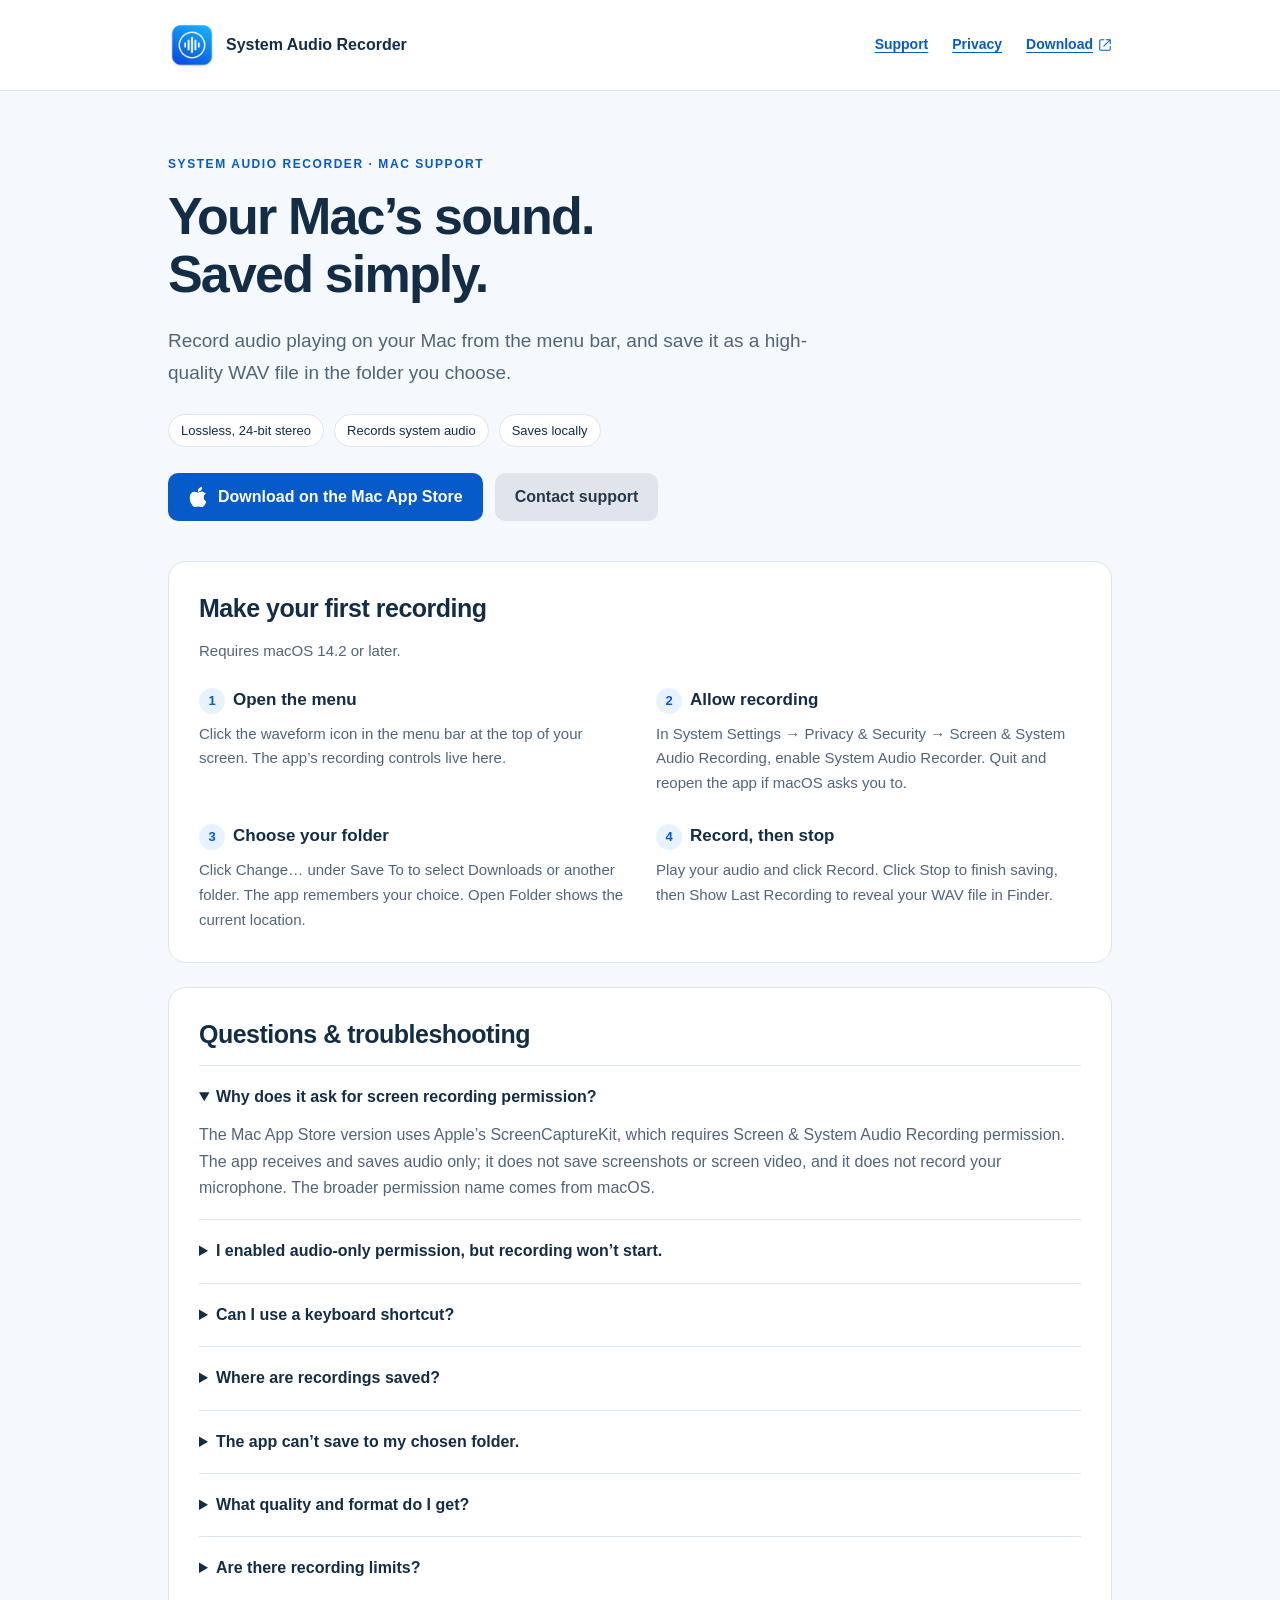
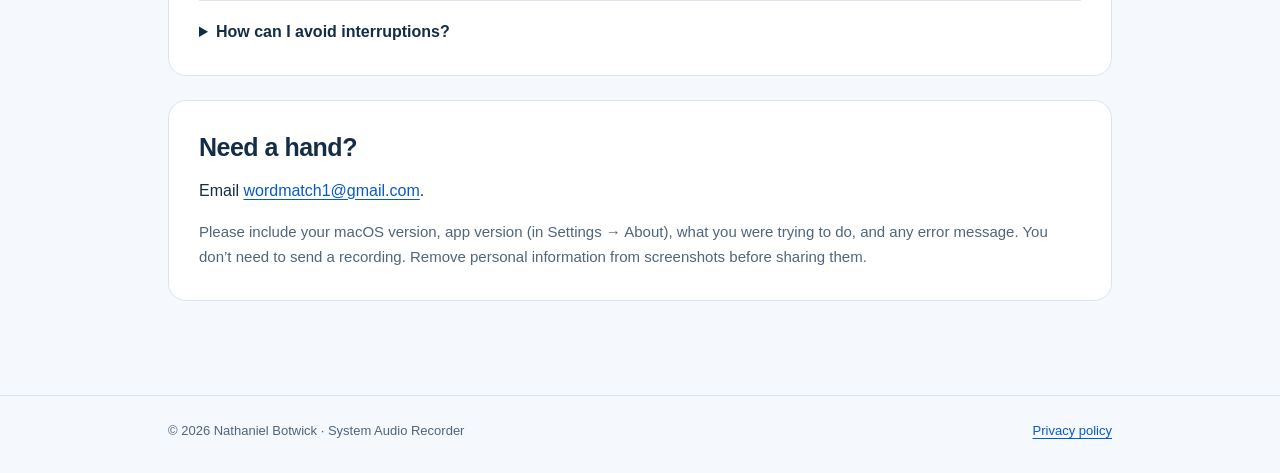
<file: index.html>
<!doctype html>
<html lang="en">
<head>
<meta charset="utf-8"><meta name="viewport" content="width=device-width, initial-scale=1">
<title>System Audio Recorder — Support</title>
<meta name="description" content="Help with System Audio Recorder for Mac. Learn how to record system audio, grant permissions, save WAV files, and contact support.">
<link rel="icon" type="image/png" href="app-icon.png"><link rel="stylesheet" href="styles.css?v=download-design-2">
</head>
<body>
<header><div class="wrap"><nav aria-label="Main navigation"><a class="brand" href="index.html"><img src="app-icon.png" width="48" height="48" alt="">System Audio Recorder</a><div class="links"><a href="index.html" aria-current="page">Support</a><a href="privacy.html">Privacy</a><a class="download-link" href="https://apps.apple.com/us/app/system-audio-capture/id6825060636" aria-label="Download from the Mac App Store (external site)">Download <svg aria-hidden="true" focusable="false" width="14" height="14" viewBox="0 0 24 24" fill="none" stroke="currentColor" stroke-width="1.8" stroke-linecap="round" stroke-linejoin="round"><path d="M14 3h7v7M21 3l-11 11M10 3H5a2 2 0 0 0-2 2v14a2 2 0 0 0 2 2h14a2 2 0 0 0 2-2v-5"/></svg></a></div></nav></div></header>
<main><div class="wrap">

<section class="hero"><p class="eyebrow">System Audio Recorder · Mac support</p><h1>Your Mac’s sound.<br>Saved simply.</h1><p class="lead">Record audio playing on your Mac from the menu bar, and save it as a high-quality WAV file in the folder you choose.</p><div class="tags"><span>Lossless, 24-bit stereo</span><span>Records system audio</span><span>Saves locally</span></div><div class="actions"><a class="button button-download" href="https://apps.apple.com/us/app/system-audio-capture/id6825060636"><img src="apple.svg" width="20" height="20" alt="" aria-hidden="true">Download on the Mac App Store</a><a class="button button-secondary" href="mailto:wordmatch1@gmail.com?subject=System%20Audio%20Recorder%20Support">Contact support</a></div></section>
<section class="panel" aria-labelledby="start"><h2 id="start">Make your first recording</h2><p class="note">Requires macOS 14.2 or later.</p><ol class="steps"><li><h3>Open the menu</h3><p>Click the waveform icon in the menu bar at the top of your screen. The app’s recording controls live here.</p></li><li><h3>Allow recording</h3><p>In System Settings → Privacy &amp; Security → Screen &amp; System Audio Recording, enable System Audio Recorder. Quit and reopen the app if macOS asks you to.</p></li><li><h3>Choose your folder</h3><p>Click Change… under Save To to select Downloads or another folder. The app remembers your choice. Open Folder shows the current location.</p></li><li><h3>Record, then stop</h3><p>Play your audio and click Record. Click Stop to finish saving, then Show Last Recording to reveal your WAV file in Finder.</p></li></ol></section>
<section class="panel" aria-labelledby="questions"><h2 id="questions">Questions &amp; troubleshooting</h2>
<details open><summary>Why does it ask for screen recording permission?</summary><p>The Mac App Store version uses Apple’s ScreenCaptureKit, which requires Screen &amp; System Audio Recording permission. The app receives and saves audio only; it does not save screenshots or screen video, and it does not record your microphone. The broader permission name comes from macOS.</p></details>
<details><summary>I enabled audio-only permission, but recording won’t start.</summary><p>For the Mac App Store version, enable the app in the Screen &amp; System Audio Recording section. The separate System Audio Recording Only setting is not sufficient for this version. Quit and reopen the app after changing permissions, then try a short recording.</p></details>
<details><summary>Can I use a keyboard shortcut?</summary><p>Yes. The default is Control–Option–Command–R to start or stop recording. Open Settings from the app menu, then Shortcuts to customize or disable it. If the shortcut is unavailable, choose another combination that isn’t used by another app.</p></details>
<details><summary>Where are recordings saved?</summary><p>Recordings go to the folder shown under Save To. Before you choose a folder, the app uses its own storage on your Mac. Click Open Folder to find it. Choosing a different folder affects future recordings; it does not move existing files.</p></details>
<details><summary>The app can’t save to my chosen folder.</summary><p>Check available disk space and make sure any external drive is connected. Click Change… and select the folder again to renew access. If the problem continues, contact support with the exact error message.</p></details>
<details><summary>What quality and format do I get?</summary><p>The Mac App Store version saves uncompressed 48 kHz, 24-bit stereo WAV files. There is no lossy encoding. The original audio source still determines the available detail; recording cannot restore quality already lost in a compressed source.</p></details>
<details><summary>Are there recording limits?</summary><p>At 48 kHz, audio uses about 17 MB per minute. A recording stops near 3.84 GB, about 3 hours and 42 minutes at that sample rate. Start another recording to continue. Recordings can include system sounds and notifications. Some protected content may not be capturable.</p></details>
<details><summary>How can I avoid interruptions?</summary><p>Make a short test recording before an important session. Stop before changing audio devices or closing your Mac’s lid. The app prevents ordinary idle sleep while recording, but forced sleep, power loss, and Force Quit can interrupt saving. Use Stop and let the file finish saving before shutting down.</p></details>
</section>
<section class="panel contact" aria-labelledby="contact"><h2 id="contact">Need a hand?</h2><p>Email <a href="mailto:wordmatch1@gmail.com?subject=System%20Audio%20Recorder%20Support">wordmatch1@gmail.com</a>.</p><p class="note">Please include your macOS version, app version (in Settings → About), what you were trying to do, and any error message. You don’t need to send a recording. Remove personal information from screenshots before sharing them.</p></section>
</div></main>
<footer><div class="wrap"><span>© 2026 Nathaniel Botwick · System Audio Recorder</span><a href="privacy.html">Privacy policy</a></div></footer>
</body></html>
</file>
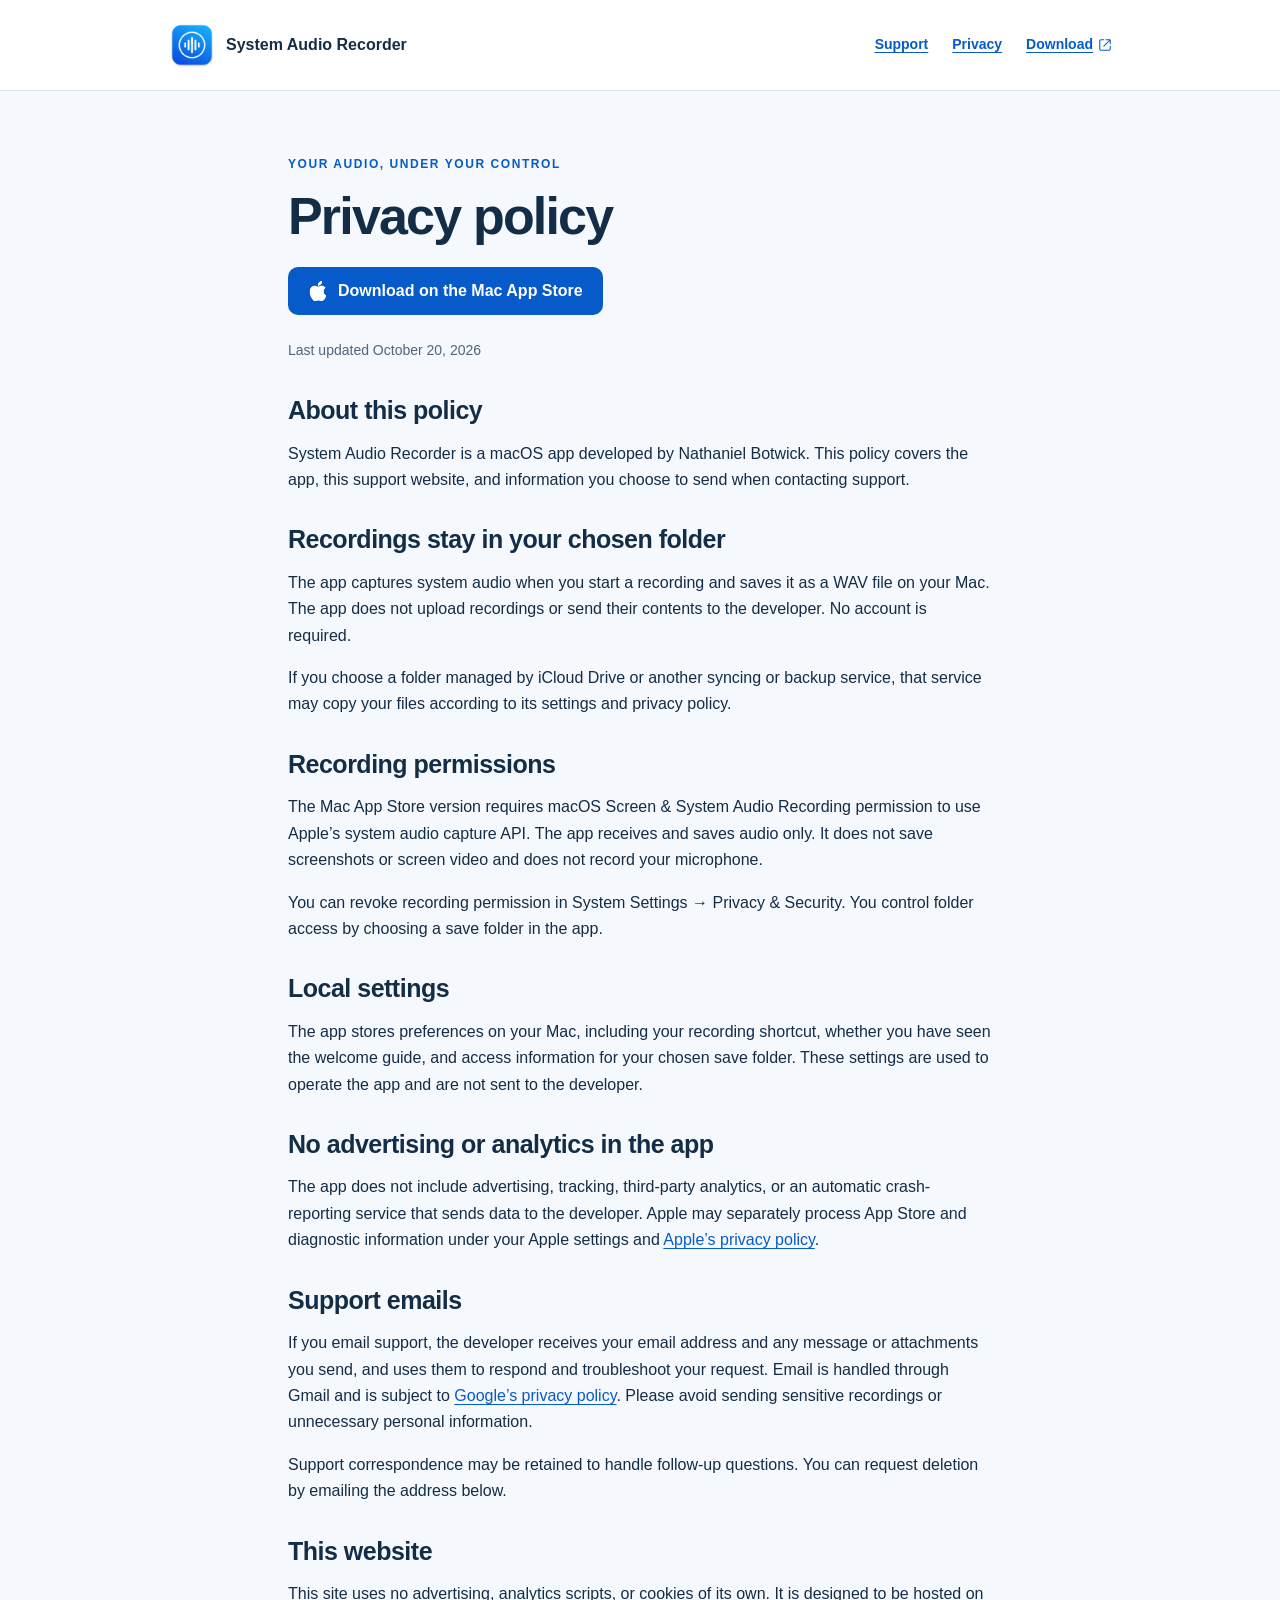
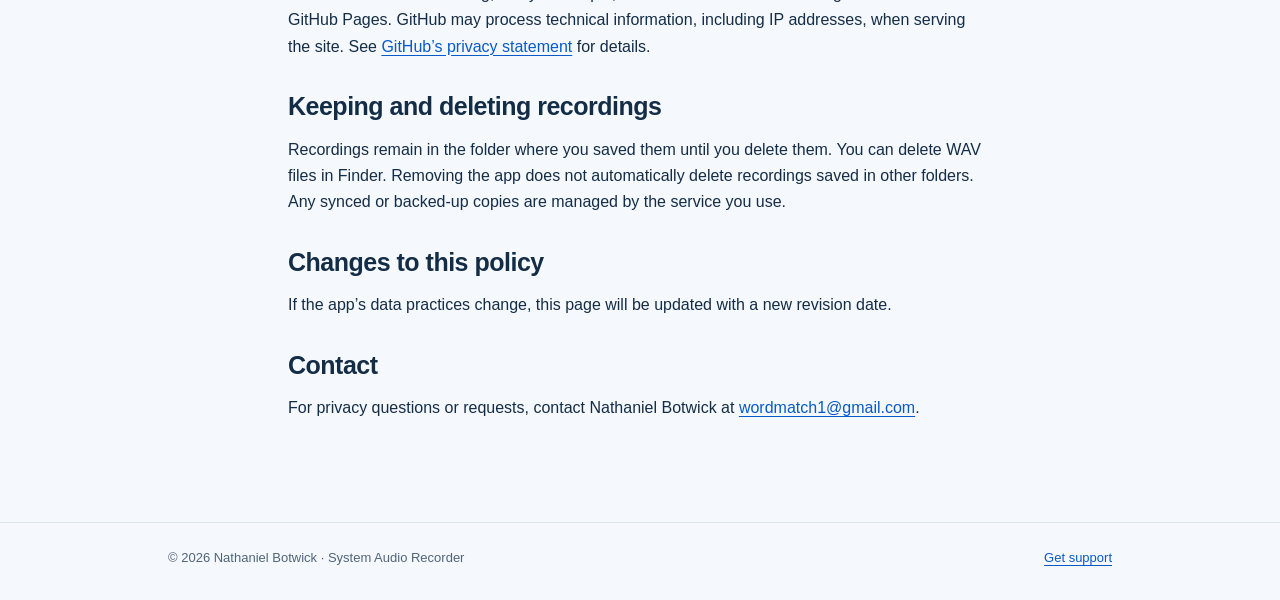
<file: privacy.html>
<!doctype html>
<html lang="en">
<head><meta charset="utf-8"><meta name="viewport" content="width=device-width, initial-scale=1"><title>Privacy Policy — System Audio Recorder</title><meta name="description" content="How System Audio Recorder handles recordings, permissions, local preferences, and support emails."><link rel="icon" type="image/png" href="app-icon.png"><link rel="stylesheet" href="styles.css?v=download-design-2"></head>
<body>
<header><div class="wrap"><nav aria-label="Main navigation"><a class="brand" href="index.html"><img src="app-icon.png" width="48" height="48" alt="">System Audio Recorder</a><div class="links"><a href="index.html">Support</a><a href="privacy.html" aria-current="page">Privacy</a><a class="download-link" href="https://apps.apple.com/us/app/system-audio-capture/id6825060636" aria-label="Download from the Mac App Store (external site)">Download <svg aria-hidden="true" focusable="false" width="14" height="14" viewBox="0 0 24 24" fill="none" stroke="currentColor" stroke-width="1.8" stroke-linecap="round" stroke-linejoin="round"><path d="M14 3h7v7M21 3l-11 11M10 3H5a2 2 0 0 0-2 2v14a2 2 0 0 0 2 2h14a2 2 0 0 0 2-2v-5"/></svg></a></div></nav></div></header>
<main><article class="wrap policy">
<p class="eyebrow">Your audio, under your control</p><h1>Privacy policy</h1><div class="actions policy-download"><a class="button button-download" href="https://apps.apple.com/us/app/system-audio-capture/id6825060636"><img src="apple.svg" width="20" height="20" alt="" aria-hidden="true">Download on the Mac App Store</a></div><p class="date">Last updated October 20, 2026</p>
<section><h2>About this policy</h2><p>System Audio Recorder is a macOS app developed by Nathaniel Botwick. This policy covers the app, this support website, and information you choose to send when contacting support.</p></section>
<section><h2>Recordings stay in your chosen folder</h2><p>The app captures system audio when you start a recording and saves it as a WAV file on your Mac. The app does not upload recordings or send their contents to the developer. No account is required.</p><p>If you choose a folder managed by iCloud Drive or another syncing or backup service, that service may copy your files according to its settings and privacy policy.</p></section>
<section><h2>Recording permissions</h2><p>The Mac App Store version requires macOS Screen &amp; System Audio Recording permission to use Apple’s system audio capture API. The app receives and saves audio only. It does not save screenshots or screen video and does not record your microphone.</p><p>You can revoke recording permission in System Settings → Privacy &amp; Security. You control folder access by choosing a save folder in the app.</p></section>
<section><h2>Local settings</h2><p>The app stores preferences on your Mac, including your recording shortcut, whether you have seen the welcome guide, and access information for your chosen save folder. These settings are used to operate the app and are not sent to the developer.</p></section>
<section><h2>No advertising or analytics in the app</h2><p>The app does not include advertising, tracking, third-party analytics, or an automatic crash-reporting service that sends data to the developer. Apple may separately process App Store and diagnostic information under your Apple settings and <a href="https://www.apple.com/legal/privacy/">Apple’s privacy policy</a>.</p></section>
<section><h2>Support emails</h2><p>If you email support, the developer receives your email address and any message or attachments you send, and uses them to respond and troubleshoot your request. Email is handled through Gmail and is subject to <a href="https://policies.google.com/privacy">Google’s privacy policy</a>. Please avoid sending sensitive recordings or unnecessary personal information.</p><p>Support correspondence may be retained to handle follow-up questions. You can request deletion by emailing the address below.</p></section>
<section><h2>This website</h2><p>This site uses no advertising, analytics scripts, or cookies of its own. It is designed to be hosted on GitHub Pages. GitHub may process technical information, including IP addresses, when serving the site. See <a href="https://docs.github.com/en/site-policy/privacy-policies/github-general-privacy-statement">GitHub’s privacy statement</a> for details.</p></section>
<section><h2>Keeping and deleting recordings</h2><p>Recordings remain in the folder where you saved them until you delete them. You can delete WAV files in Finder. Removing the app does not automatically delete recordings saved in other folders. Any synced or backed-up copies are managed by the service you use.</p></section>
<section><h2>Changes to this policy</h2><p>If the app’s data practices change, this page will be updated with a new revision date.</p></section>
<section class="contact"><h2>Contact</h2><p>For privacy questions or requests, contact Nathaniel Botwick at <a href="mailto:wordmatch1@gmail.com?subject=System%20Audio%20Recorder%20Privacy">wordmatch1@gmail.com</a>.</p></section>
</article></main><footer><div class="wrap"><span>© 2026 Nathaniel Botwick · System Audio Recorder</span><a href="index.html">Get support</a></div></footer>
</body></html>
</file>
<file: styles.css>
:root{color-scheme:light;--ink:#142d47;--muted:#50657b;--blue:#075aca;--line:#dbe5ee;--paper:#f5f8fc}*{box-sizing:border-box}body{margin:0;background:var(--paper);color:var(--ink);font-family:-apple-system,BlinkMacSystemFont,"Segoe UI",sans-serif;line-height:1.65}a{color:var(--blue);text-underline-offset:3px}a:hover{text-decoration-thickness:2px}a:focus-visible,summary:focus-visible{outline:3px solid #0879ef;outline-offset:5px;border-radius:3px}.wrap{max-width:1000px;margin:auto;padding:0 28px}header{border-bottom:1px solid var(--line);background:#fff}nav{display:flex;align-items:center;justify-content:space-between;gap:20px;min-height:90px}.brand{display:flex;align-items:center;gap:10px;color:var(--ink);text-decoration:none;font-weight:700;line-height:1.3}.brand img{width:48px;height:48px}nav .links{display:flex;gap:24px}nav .links a{font-size:14px;font-weight:600}main{padding:64px 0 70px}.eyebrow{text-transform:uppercase;letter-spacing:.13em;font-size:12px;font-weight:750;color:var(--blue);margin:0 0 12px}h1{font-size:clamp(34px,5vw,52px);line-height:1.12;letter-spacing:-.035em;margin:0 0 22px}h2{font-size:25px;line-height:1.3;letter-spacing:-.02em;margin:0 0 14px}h3{font-size:17px;line-height:1.4;margin:0 0 8px}.lead{font-size:19px;color:var(--muted);max-width:660px;margin:0 0 26px}.hero{padding-bottom:40px;max-width:760px}.button{display:inline-block;padding:11px 20px;border-radius:10px;background:var(--blue);color:white;font-weight:650;text-decoration:none}.tags{display:flex;flex-wrap:wrap;gap:10px;margin-bottom:26px}.tags span{border:1px solid var(--line);border-radius:50px;padding:5px 12px;background:#fff;font-size:13px}.panel{background:white;border:1px solid var(--line);border-radius:18px;padding:30px;margin-bottom:24px}.steps{display:grid;grid-template-columns:1fr 1fr;gap:28px 32px;list-style:none;padding:0;margin:24px 0 0;counter-reset:step}.steps li{counter-increment:step}.steps h3:before{content:counter(step);display:inline-grid;place-items:center;width:26px;height:26px;background:#e8f2ff;color:var(--blue);border-radius:50%;font-size:13px;margin-right:8px}p{margin:0 0 16px}p:last-child{margin-bottom:0}.steps p,.note{color:var(--muted);font-size:15px}details{border-top:1px solid var(--line);padding:18px 0}details:last-child{padding-bottom:0}summary{font-weight:650;cursor:pointer}details p{padding-top:12px;color:var(--muted)}.policy{max-width:760px}.policy section{margin-bottom:30px}.policy ul{padding-left:22px}.date{color:var(--muted);font-size:14px;margin-bottom:32px}footer{border-top:1px solid var(--line);padding:24px 0 32px;color:var(--muted);font-size:13px}footer .wrap{display:flex;flex-wrap:wrap;justify-content:space-between;gap:16px}.contact a{overflow-wrap:anywhere}@media(max-width:600px){.wrap{padding:0 20px}nav{align-items:flex-start;flex-direction:column;gap:12px;padding:18px 0}.brand img{width:40px;height:40px}main{padding-top:38px}.panel{padding:24px 20px}.steps{grid-template-columns:1fr;gap:22px}.lead{font-size:17px}}

.actions{display:flex;align-items:center;flex-wrap:wrap;gap:12px}.button{display:inline-flex;align-items:center;justify-content:center;gap:10px;min-height:48px;line-height:1.5}.button img{flex:none}.button-secondary{background:#e1e5eb;color:#24384d}.button-download:hover{background:#064da9}.button-secondary:hover{background:#d2d8e0}.policy-download{margin:0 0 24px}nav .links{align-items:center;flex-wrap:wrap}nav .download-link{display:inline-flex;align-items:center;gap:5px}nav .download-link svg{flex:none}@media(max-width:380px){.actions .button{width:100%;padding:11px 12px;font-size:14px}}
</file>
